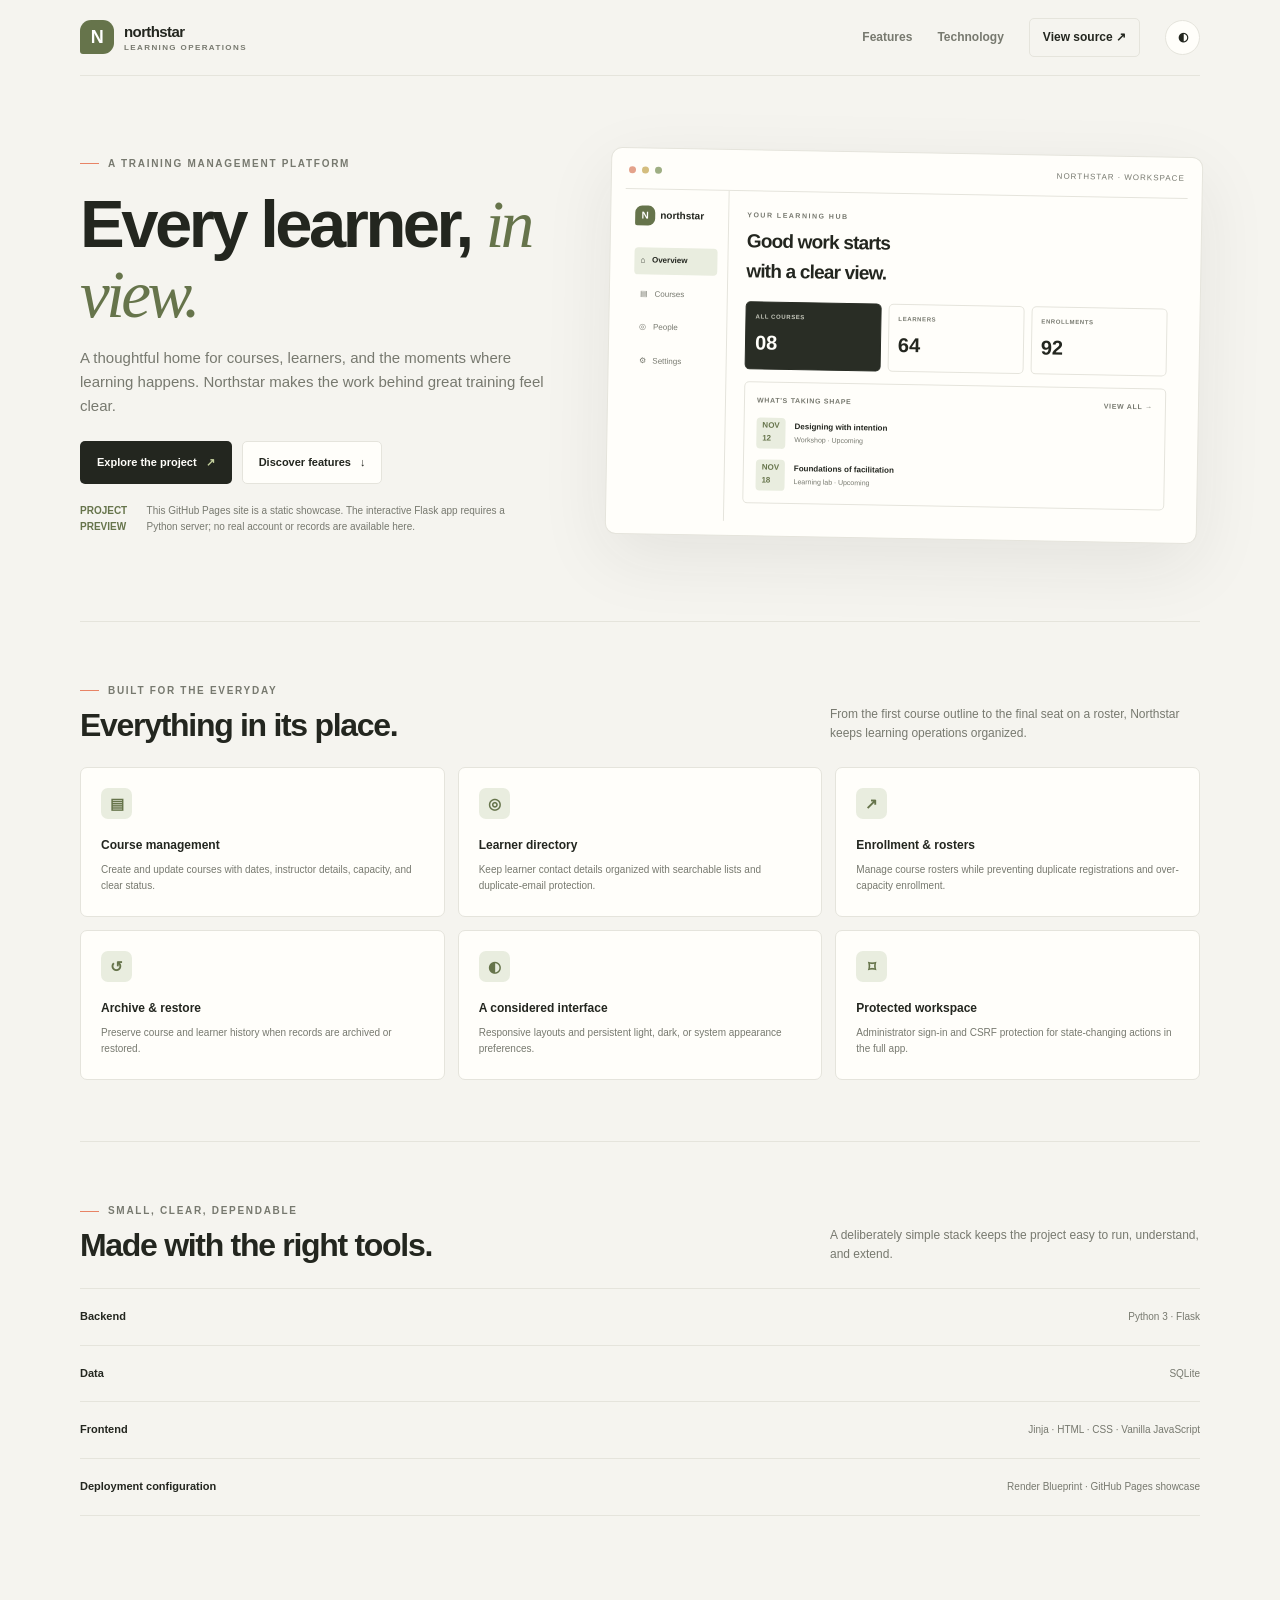
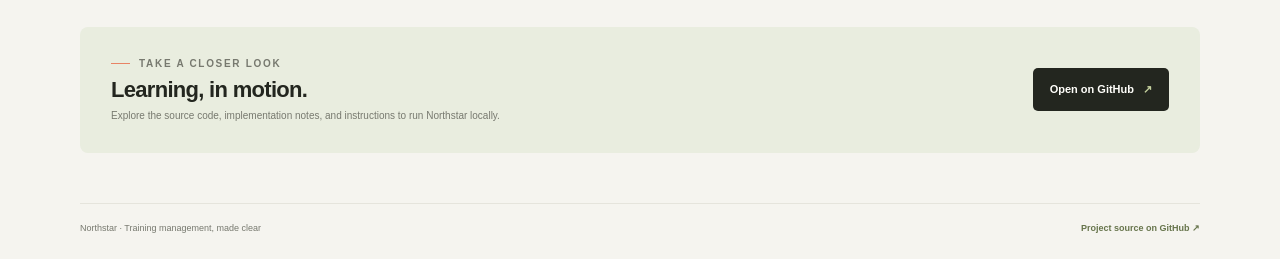
<file: docs/index.html>
<!doctype html>
<html lang="en">
<head>
  <meta charset="utf-8">
  <meta name="viewport" content="width=device-width, initial-scale=1">
  <meta name="theme-color" content="#f5f4ef">
  <meta name="description" content="Northstar is a responsive training management platform for organizing courses, learners, and enrollments.">
  <title>Northstar — Training, made clear</title>
  <script>
    (() => {
      const preference = localStorage.getItem("northstar-showcase-theme") || "light";
      document.documentElement.dataset.theme = preference;
    })();
  </script>
  <style>
    :root{color-scheme:light;--paper:#f5f4ef;--surface:#fffefa;--ink:#23261f;--muted:#77796f;--line:#e5e4dc;--olive:#66744b;--olive-pale:#e9eddf;--coral:#e88365;--shadow:0 22px 70px #292c2014}
    :root[data-theme="dark"]{color-scheme:dark;--paper:#191b17;--surface:#22251f;--ink:#eceee6;--muted:#a0a397;--line:#393c34;--olive:#bac99a;--olive-pale:#30372a;--coral:#ef987c;--shadow:0 22px 70px #0005}
    *{box-sizing:border-box}
    html{scroll-behavior:smooth}
    body{margin:0;background:var(--paper);color:var(--ink);font:15px/1.6 "DM Sans",Inter,Segoe UI,Arial,sans-serif;-webkit-font-smoothing:antialiased}
    a{color:inherit;text-decoration:none}
    button{font:inherit}
    .wrap{width:min(1120px,calc(100% - 40px));margin:0 auto}
    .topbar{height:76px;display:flex;align-items:center;justify-content:space-between;border-bottom:1px solid var(--line)}
    .brand{display:flex;align-items:center;gap:10px;font-weight:800;letter-spacing:-.6px}
    .brand-mark{display:grid;place-items:center;width:34px;height:34px;border-radius:11px 11px 11px 3px;background:var(--olive);color:#fff;font-size:18px}
    .brand small{display:block;margin-top:-2px;color:var(--muted);font-size:8px;letter-spacing:1.4px}
    .nav{display:flex;align-items:center;gap:25px;color:var(--muted);font-size:12px;font-weight:600}
    .nav a:hover{color:var(--olive)}
    .nav .source-link{padding:9px 13px;border:1px solid var(--line);border-radius:5px;color:var(--ink)}
    .theme-toggle{width:35px;height:35px;border:1px solid var(--line);border-radius:50%;background:var(--surface);color:var(--ink);cursor:pointer}
    .hero{display:grid;grid-template-columns:.9fr 1.1fr;align-items:center;gap:44px;padding:76px 0 82px}
    .eyebrow{display:flex;align-items:center;gap:9px;color:var(--muted);font-size:10px;font-weight:700;letter-spacing:1.7px;text-transform:uppercase}
    .eyebrow:before{width:19px;height:1px;background:var(--coral);content:""}
    h1,h2,h3,p{margin-top:0}
    h1{max-width:510px;margin:17px 0 16px;font:600 clamp(42px,5.6vw,67px)/1.04 Manrope,Inter,Segoe UI,Arial,sans-serif;letter-spacing:-3.5px}
    h1 em{color:var(--olive);font-family:Georgia,serif;font-weight:400}
    .hero-copy>p{max-width:465px;margin-bottom:23px;color:var(--muted);font-size:15px}
    .actions{display:flex;flex-wrap:wrap;gap:10px}
    .button{display:inline-flex;align-items:center;justify-content:center;gap:9px;min-height:43px;padding:0 16px;border:1px solid transparent;border-radius:5px;font-size:11px;font-weight:700}
    .button-primary{background:var(--ink);color:var(--surface)}
    .button-primary span{color:#c6d29f}
    .button-secondary{border-color:var(--line);background:var(--surface)}
    .static-note{display:flex;gap:8px;max-width:450px;margin-top:19px;color:var(--muted);font-size:10px;line-height:1.6}
    .static-note strong{color:var(--olive)}
    .preview{padding:14px;border:1px solid var(--line);border-radius:11px;background:var(--surface);box-shadow:var(--shadow);transform:rotate(1deg)}
    .preview-bar{display:flex;align-items:center;gap:6px;padding:1px 3px 12px;border-bottom:1px solid var(--line)}
    .preview-bar i{width:7px;height:7px;border-radius:50%;background:#e4a28b}
    .preview-bar i:nth-child(2){background:#d4bd7e}.preview-bar i:nth-child(3){background:#9eae83}
    .preview-bar span{margin-left:auto;color:var(--muted);font-size:8px;letter-spacing:1px}
    .preview-body{display:grid;grid-template-columns:104px 1fr;min-height:300px}
    .preview-side{padding:16px 10px;border-right:1px solid var(--line)}
    .preview-logo{margin-bottom:22px;font-size:10px;font-weight:800}
    .preview-logo b{display:inline-grid;place-items:center;width:20px;height:20px;margin-right:5px;border-radius:7px 7px 7px 2px;background:var(--olive);color:white}
    .preview-nav{display:grid;gap:7px}
    .preview-nav span{padding:7px 6px;border-radius:4px;color:var(--muted);font-size:8px}
    .preview-nav .selected{background:var(--olive-pale);color:var(--ink);font-weight:700}
    .preview-main{padding:18px}
    .preview-kicker{color:var(--muted);font-size:7px;font-weight:700;letter-spacing:1.5px}
    .preview-main h2{margin:6px 0 14px;font-size:19px;letter-spacing:-.8px}
    .preview-stats{display:grid;grid-template-columns:repeat(3,1fr);gap:7px}
    .preview-stat{padding:10px 9px;border:1px solid var(--line);border-radius:5px}
    .preview-stat span{display:block;color:var(--muted);font-size:6px;font-weight:700;letter-spacing:.6px}
    .preview-stat strong{display:block;margin-top:5px;font-size:20px}
    .preview-stat.dark{background:#292d25;color:#fffefa;border-color:#292d25}
    .preview-stat.dark span{color:#c7c9bd}
    .preview-course{margin-top:12px;padding:12px;border:1px solid var(--line);border-radius:5px}
    .preview-course-head{display:flex;align-items:center;justify-content:space-between;color:var(--muted);font-size:7px;font-weight:700;letter-spacing:.7px}
    .preview-course-row{display:flex;align-items:center;gap:9px;margin-top:11px}
    .date-chip{display:grid;place-items:center;width:29px;height:31px;border-radius:4px;background:var(--olive-pale);color:var(--olive);font-size:8px;font-weight:700}
    .preview-course-row strong,.preview-course-row small{display:block}
    .preview-course-row strong{font-size:8px}
    .preview-course-row small{color:var(--muted);font-size:7px}
    .section{padding:61px 0;border-top:1px solid var(--line)}
    .section-head{display:flex;align-items:flex-end;justify-content:space-between;gap:20px;margin-bottom:24px}
    .section h2{margin:8px 0 0;font:600 32px/1.15 Manrope,Inter,Segoe UI,Arial,sans-serif;letter-spacing:-1.3px}
    .section-head p{max-width:370px;margin:0;color:var(--muted);font-size:12px}
    .feature-grid{display:grid;grid-template-columns:repeat(3,1fr);gap:13px}
    .feature{min-height:150px;padding:20px;border:1px solid var(--line);border-radius:7px;background:var(--surface)}
    .feature-icon{display:grid;place-items:center;width:31px;height:31px;margin-bottom:17px;border-radius:7px;background:var(--olive-pale);color:var(--olive);font-weight:700}
    .feature h3{margin-bottom:6px;font-size:12px}
    .feature p{margin:0;color:var(--muted);font-size:10px;line-height:1.65}
    .stack-row{display:flex;align-items:center;justify-content:space-between;gap:18px;padding:19px 0;border-top:1px solid var(--line)}
    .stack-row:last-child{border-bottom:1px solid var(--line)}
    .stack-row strong{font-size:11px}
    .stack-row span{color:var(--muted);font-size:10px;text-align:right}
    .cta{display:flex;align-items:center;justify-content:space-between;gap:25px;margin:50px 0;padding:29px 31px;border-radius:8px;background:var(--olive-pale)}
    .cta h2{margin:5px 0 0;font:600 22px Manrope,Inter,Segoe UI,Arial,sans-serif;letter-spacing:-.7px}
    .cta p{margin:5px 0 0;color:var(--muted);font-size:10px}
    .footer{display:flex;justify-content:space-between;gap:15px;padding:17px 0 24px;border-top:1px solid var(--line);color:var(--muted);font-size:9px}
    .footer a{color:var(--olive);font-weight:700}
    @media(max-width:760px){.hero{grid-template-columns:1fr;gap:34px;padding:55px 0 61px}.hero-copy>p{max-width:550px}.preview{max-width:540px;width:100%;margin:0 auto;transform:none}.section-head{display:block}.section-head p{margin-top:11px}.feature-grid{grid-template-columns:1fr 1fr}}
    @media(max-width:520px){.wrap{width:min(100% - 30px,1120px)}.topbar{height:64px}.nav{gap:11px}.nav>a:not(.source-link){display:none}.nav .source-link{padding:7px 9px;font-size:10px}.hero{padding:43px 0 49px}h1{font-size:45px;letter-spacing:-2.5px}.hero-copy>p{font-size:13px}.preview{padding:9px}.preview-body{grid-template-columns:76px 1fr;min-height:256px}.preview-side{padding:12px 6px}.preview-main{padding:13px 9px}.preview-stats{gap:4px}.preview-stat{padding:8px 6px}.preview-stat span{font-size:5px}.preview-stat strong{font-size:17px}.preview-course{padding:9px}.feature-grid{grid-template-columns:1fr}.feature{min-height:0;padding:17px}.feature-icon{margin-bottom:11px}.section{padding:44px 0}.section h2{font-size:27px}.cta{align-items:flex-start;flex-direction:column;margin:35px 0;padding:23px}.cta .button{width:100%}.footer{align-items:flex-start;flex-direction:column}}
    @media(prefers-reduced-motion:reduce){html{scroll-behavior:auto}}
  </style>
</head>
<body>
  <header class="wrap topbar">
    <a class="brand" href="#" aria-label="Northstar home">
      <span class="brand-mark">N</span>
      <span>northstar<small>LEARNING OPERATIONS</small></span>
    </a>
    <nav class="nav" aria-label="Main navigation">
      <a href="#features">Features</a>
      <a href="#technology">Technology</a>
      <a class="source-link" href="https://github.com/NyNehalJois/Northstar" target="_blank" rel="noreferrer">View source ↗</a>
      <button class="theme-toggle" type="button" aria-label="Switch to dark theme" title="Toggle theme">◐</button>
    </nav>
  </header>

  <main class="wrap">
    <section class="hero" aria-labelledby="hero-title">
      <div class="hero-copy">
        <div class="eyebrow">A TRAINING MANAGEMENT PLATFORM</div>
        <h1 id="hero-title">Every learner, <em>in view.</em></h1>
        <p>A thoughtful home for courses, learners, and the moments where learning happens. Northstar makes the work behind great training feel clear.</p>
        <div class="actions">
          <a class="button button-primary" href="https://github.com/NyNehalJois/Northstar" target="_blank" rel="noreferrer">Explore the project <span>↗</span></a>
          <a class="button button-secondary" href="#features">Discover features <span>↓</span></a>
        </div>
        <div class="static-note"><strong>PROJECT PREVIEW</strong><span>This GitHub Pages site is a static showcase. The interactive Flask app requires a Python server; no real account or records are available here.</span></div>
      </div>

      <div class="preview" role="img" aria-label="Illustration of the Northstar training management dashboard">
        <div class="preview-bar"><i></i><i></i><i></i><span>NORTHSTAR · WORKSPACE</span></div>
        <div class="preview-body">
          <aside class="preview-side">
            <div class="preview-logo"><b>N</b>northstar</div>
            <div class="preview-nav"><span class="selected">⌂ &nbsp; Overview</span><span>▤ &nbsp; Courses</span><span>◎ &nbsp; People</span><span>⚙ &nbsp; Settings</span></div>
          </aside>
          <div class="preview-main">
            <div class="preview-kicker">YOUR LEARNING HUB</div>
            <h2>Good work starts<br>with a clear view.</h2>
            <div class="preview-stats">
              <div class="preview-stat dark"><span>ALL COURSES</span><strong>08</strong></div>
              <div class="preview-stat"><span>LEARNERS</span><strong>64</strong></div>
              <div class="preview-stat"><span>ENROLLMENTS</span><strong>92</strong></div>
            </div>
            <div class="preview-course">
              <div class="preview-course-head"><span>WHAT'S TAKING SHAPE</span><span>VIEW ALL →</span></div>
              <div class="preview-course-row"><span class="date-chip">NOV<br>12</span><span><strong>Designing with intention</strong><small>Workshop · Upcoming</small></span></div>
              <div class="preview-course-row"><span class="date-chip">NOV<br>18</span><span><strong>Foundations of facilitation</strong><small>Learning lab · Upcoming</small></span></div>
            </div>
          </div>
        </div>
      </div>
    </section>

    <section class="section" id="features">
      <div class="section-head">
        <div><div class="eyebrow">BUILT FOR THE EVERYDAY</div><h2>Everything in its place.</h2></div>
        <p>From the first course outline to the final seat on a roster, Northstar keeps learning operations organized.</p>
      </div>
      <div class="feature-grid">
        <article class="feature"><div class="feature-icon">▤</div><h3>Course management</h3><p>Create and update courses with dates, instructor details, capacity, and clear status.</p></article>
        <article class="feature"><div class="feature-icon">◎</div><h3>Learner directory</h3><p>Keep learner contact details organized with searchable lists and duplicate-email protection.</p></article>
        <article class="feature"><div class="feature-icon">↗</div><h3>Enrollment &amp; rosters</h3><p>Manage course rosters while preventing duplicate registrations and over-capacity enrollment.</p></article>
        <article class="feature"><div class="feature-icon">↺</div><h3>Archive &amp; restore</h3><p>Preserve course and learner history when records are archived or restored.</p></article>
        <article class="feature"><div class="feature-icon">◐</div><h3>A considered interface</h3><p>Responsive layouts and persistent light, dark, or system appearance preferences.</p></article>
        <article class="feature"><div class="feature-icon">⌑</div><h3>Protected workspace</h3><p>Administrator sign-in and CSRF protection for state-changing actions in the full app.</p></article>
      </div>
    </section>

    <section class="section" id="technology">
      <div class="section-head">
        <div><div class="eyebrow">SMALL, CLEAR, DEPENDABLE</div><h2>Made with the right tools.</h2></div>
        <p>A deliberately simple stack keeps the project easy to run, understand, and extend.</p>
      </div>
      <div class="stack-row"><strong>Backend</strong><span>Python 3 · Flask</span></div>
      <div class="stack-row"><strong>Data</strong><span>SQLite</span></div>
      <div class="stack-row"><strong>Frontend</strong><span>Jinja · HTML · CSS · Vanilla JavaScript</span></div>
      <div class="stack-row"><strong>Deployment configuration</strong><span>Render Blueprint · GitHub Pages showcase</span></div>
    </section>

    <section class="cta">
      <div><div class="eyebrow">TAKE A CLOSER LOOK</div><h2>Learning, in motion.</h2><p>Explore the source code, implementation notes, and instructions to run Northstar locally.</p></div>
      <a class="button button-primary" href="https://github.com/NyNehalJois/Northstar" target="_blank" rel="noreferrer">Open on GitHub <span>↗</span></a>
    </section>
  </main>

  <footer class="wrap footer"><span>Northstar · Training management, made clear</span><a href="https://github.com/NyNehalJois/Northstar" target="_blank" rel="noreferrer">Project source on GitHub ↗</a></footer>
  <script>
    const themeButton = document.querySelector(".theme-toggle");
    const updateThemeLabel = () => {
      const nextTheme = document.documentElement.dataset.theme === "dark" ? "light" : "dark";
      themeButton.setAttribute("aria-label", `Switch to ${nextTheme} theme`);
    };
    updateThemeLabel();
    themeButton.addEventListener("click", () => {
      const nextTheme = document.documentElement.dataset.theme === "dark" ? "light" : "dark";
      document.documentElement.dataset.theme = nextTheme;
      localStorage.setItem("northstar-showcase-theme", nextTheme);
      updateThemeLabel();
    });
  </script>
</body>
</html>
</file>
